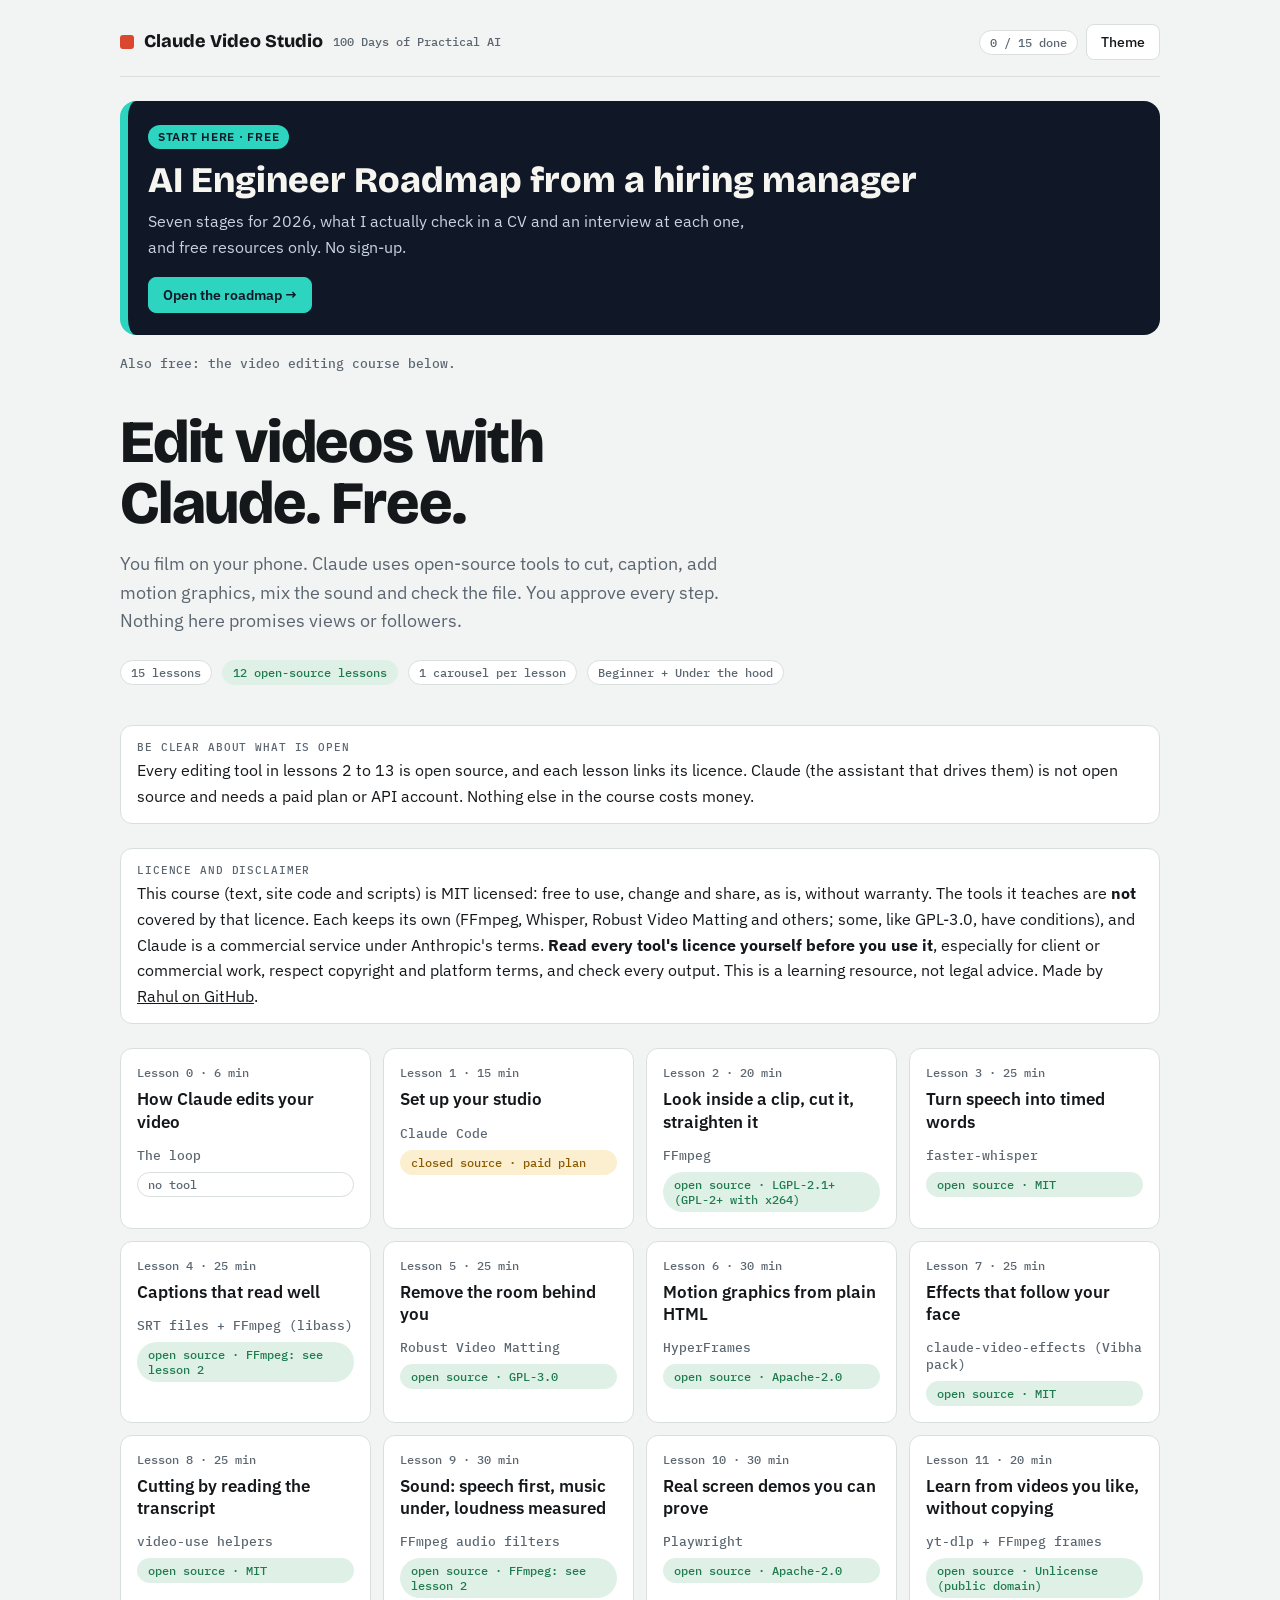
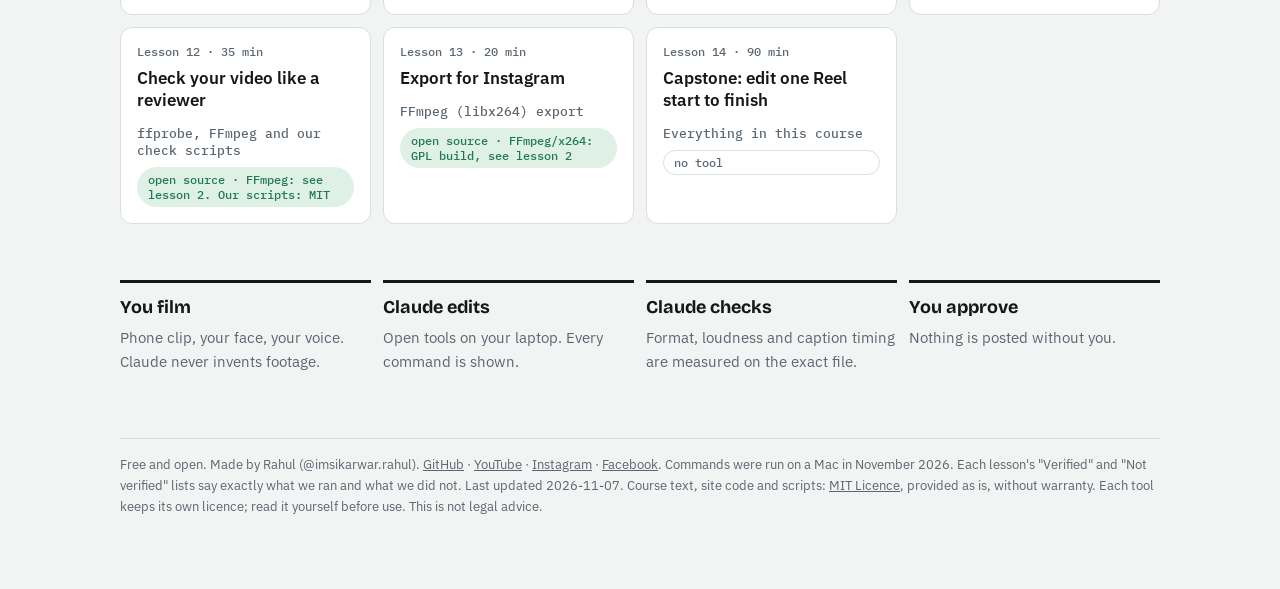
<file: index.html>
<!doctype html>
<html lang="en">
<head>
<meta charset="utf-8">
<meta name="viewport" content="width=device-width, initial-scale=1, viewport-fit=cover">
<title>Claude Video Studio: free course on editing video with Claude</title>
<meta name="description" content="A free beginner course. Learn the open-source tools Claude uses to cut, caption, mix and check a vertical video. Part of 100 Days of Practical AI.">
<meta property="og:title" content="Claude Video Studio">
<meta property="og:description" content="Free course: edit video with Claude and open-source tools. 15 lessons, real commands, and every lesson says what was not tested.">
<meta property="og:type" content="website">
<link rel="stylesheet" href="https://fonts.googleapis.com/css2?family=Bricolage+Grotesque:wght@600;800&family=IBM+Plex+Sans:wght@400;500;600&family=IBM+Plex+Mono:wght@400;500&display=swap">
<link rel="stylesheet" href="assets/style.css">
<style>
.start-here{margin:24px 0 0;background:#101827;color:#F7F5F0;border-radius:16px;padding:22px 20px;border-left:8px solid #2DD4BF}
.start-here .sh-kicker{display:inline-block;font:600 12px/1 var(--body);letter-spacing:.06em;text-transform:uppercase;background:#2DD4BF;color:#101827;padding:6px 10px;border-radius:99px}
.start-here h2{font:800 clamp(24px,4.4vw,36px)/1.12 var(--display);margin:12px 0 8px;color:#F7F5F0}
.start-here h2 a{text-decoration:none}
.start-here h2 a:hover{text-decoration:underline}
.start-here p{margin:0 0 16px;color:#C9D3E0;max-width:60ch}
.start-here .sh-btn{background:#2DD4BF;color:#101827;border-color:#2DD4BF;font-weight:600}
.start-here a:focus-visible{outline-color:#2DD4BF}
.sh-also{margin:20px 0 0;font:500 13px var(--mono);color:var(--muted)}
.start-here[hidden],.sh-also[hidden]{display:none}
</style>
</head>
<body>
<div class="wrap">
  <header class="bar">
    <a class="brand" href="#home"><i></i>Claude Video Studio <small>100 Days of Practical AI</small></a>
    <div class="bar-right"><span class="pill" id="prog"></span><button id="themeBtn" type="button">Theme</button></div>
  </header>
  <section class="start-here" id="startHere" aria-labelledby="startHereTitle">
    <span class="sh-kicker">Start here · free</span>
    <h2 id="startHereTitle"><a href="roadmap/">AI Engineer Roadmap from a hiring manager</a></h2>
    <p>Seven stages for 2026, what I actually check in a CV and an interview at each one, and free resources only. No sign-up.</p>
    <a class="btn sh-btn" href="roadmap/">Open the roadmap →</a>
  </section>
  <p class="sh-also" id="startHereAlso">Also free: the video editing course below.</p>
  <main id="app"></main>
  <footer class="foot" id="foot"></footer>
</div>
<div class="toast" id="toast" hidden></div>
<noscript>This course needs JavaScript to show lessons.</noscript>
<script src="lessons/00-meta.js"></script>
<script src="lessons/l00.js"></script><script src="lessons/l01.js"></script><script src="lessons/l02.js"></script>
<script src="lessons/l03.js"></script><script src="lessons/l04.js"></script><script src="lessons/l05.js"></script>
<script src="lessons/l06.js"></script><script src="lessons/l07.js"></script><script src="lessons/l08.js"></script>
<script src="lessons/l09.js"></script><script src="lessons/l10.js"></script><script src="lessons/l11.js"></script>
<script src="lessons/l12.js"></script><script src="lessons/l13.js"></script><script src="lessons/l14.js"></script>
<script src="assets/app.js"></script>
<script>
(function(){function sh(){var h=location.hash,home=!h||h==='#home';document.getElementById('startHere').hidden=!home;document.getElementById('startHereAlso').hidden=!home}sh();window.addEventListener('hashchange',sh)})();
</script>
</body>
</html>
</file>
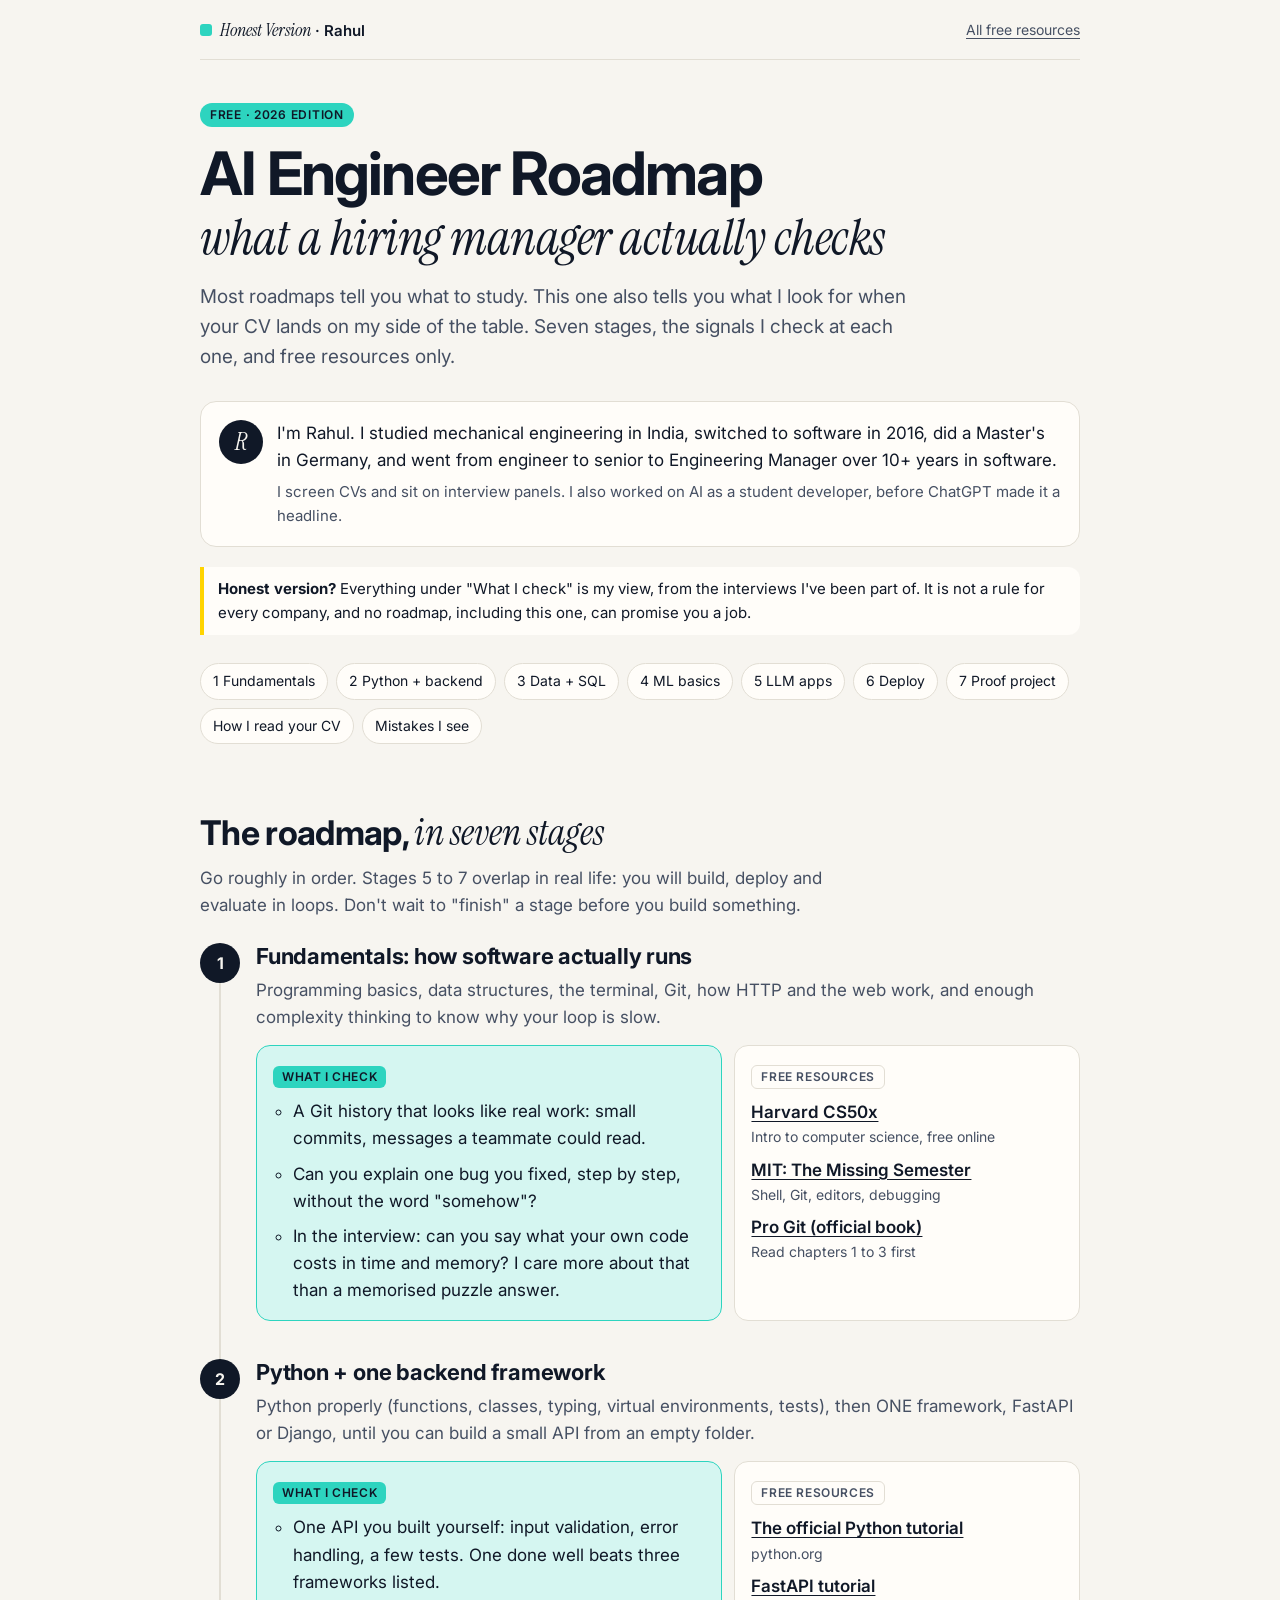
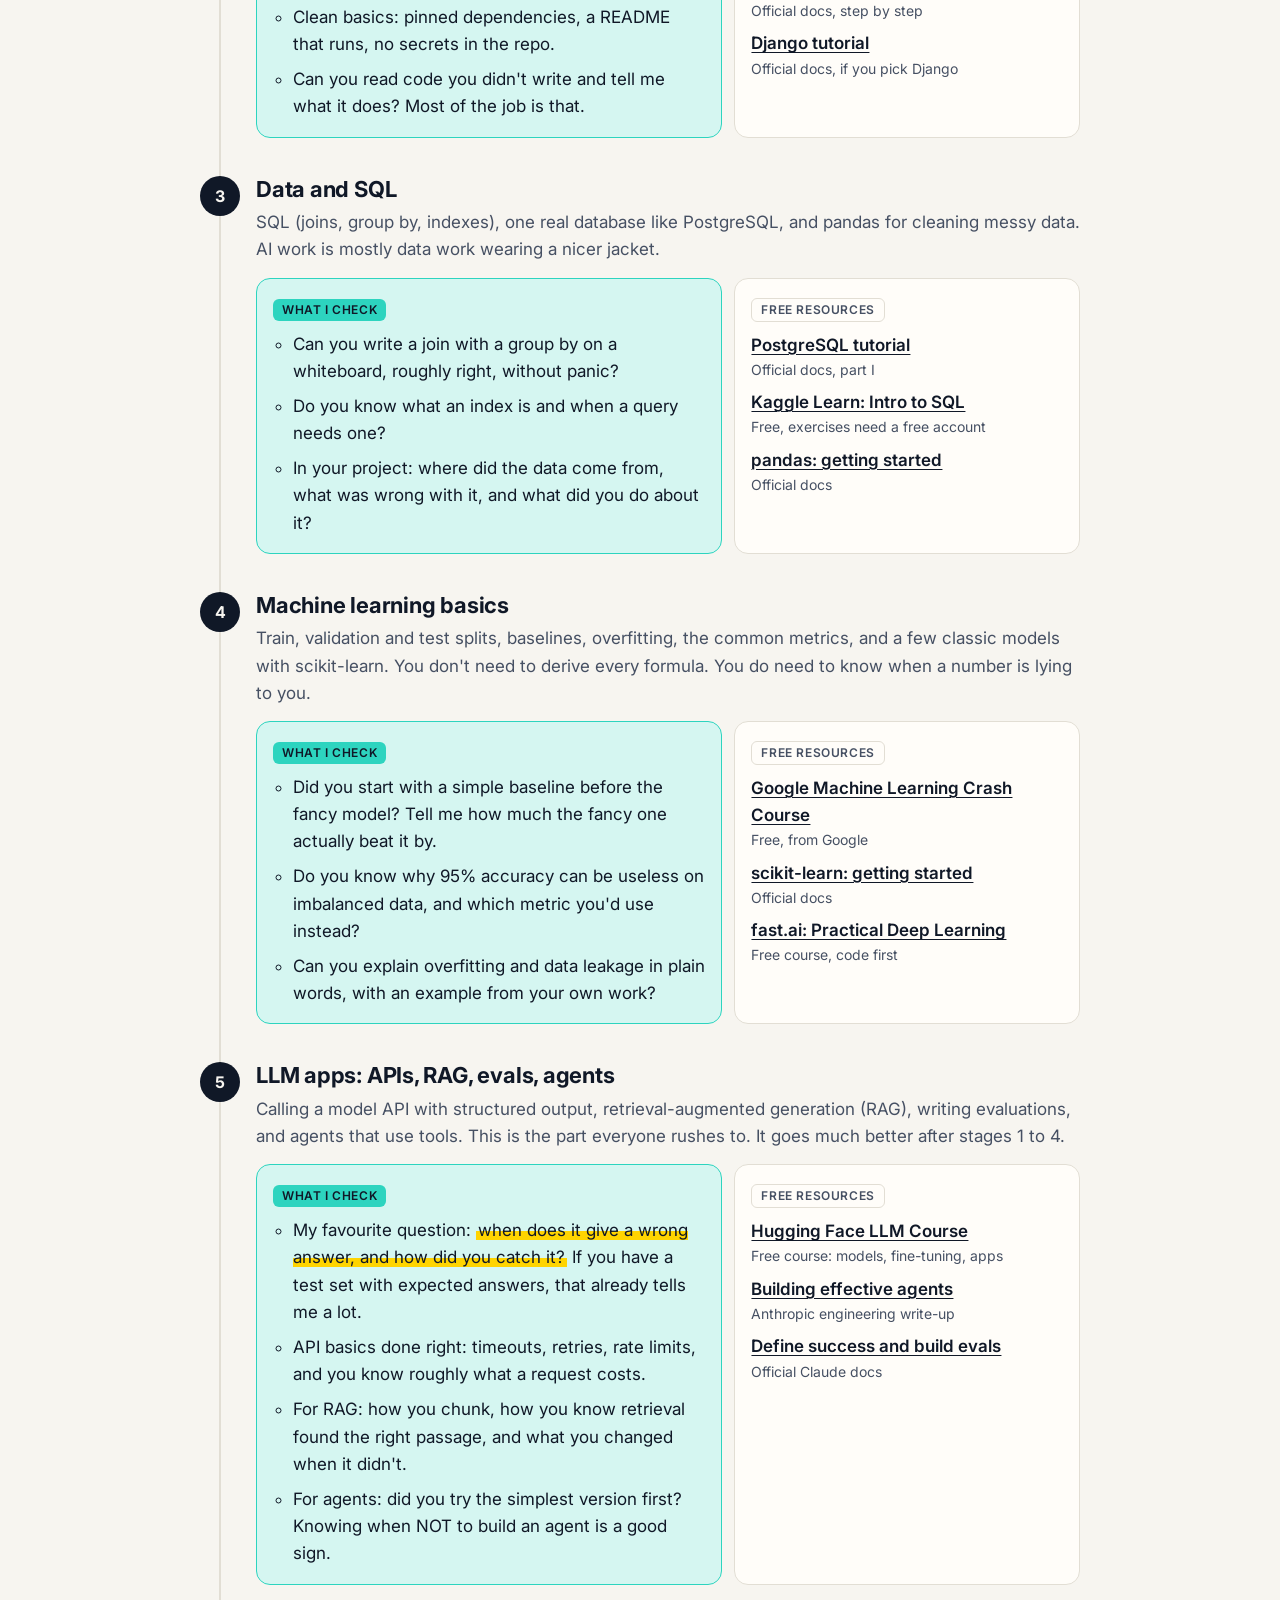
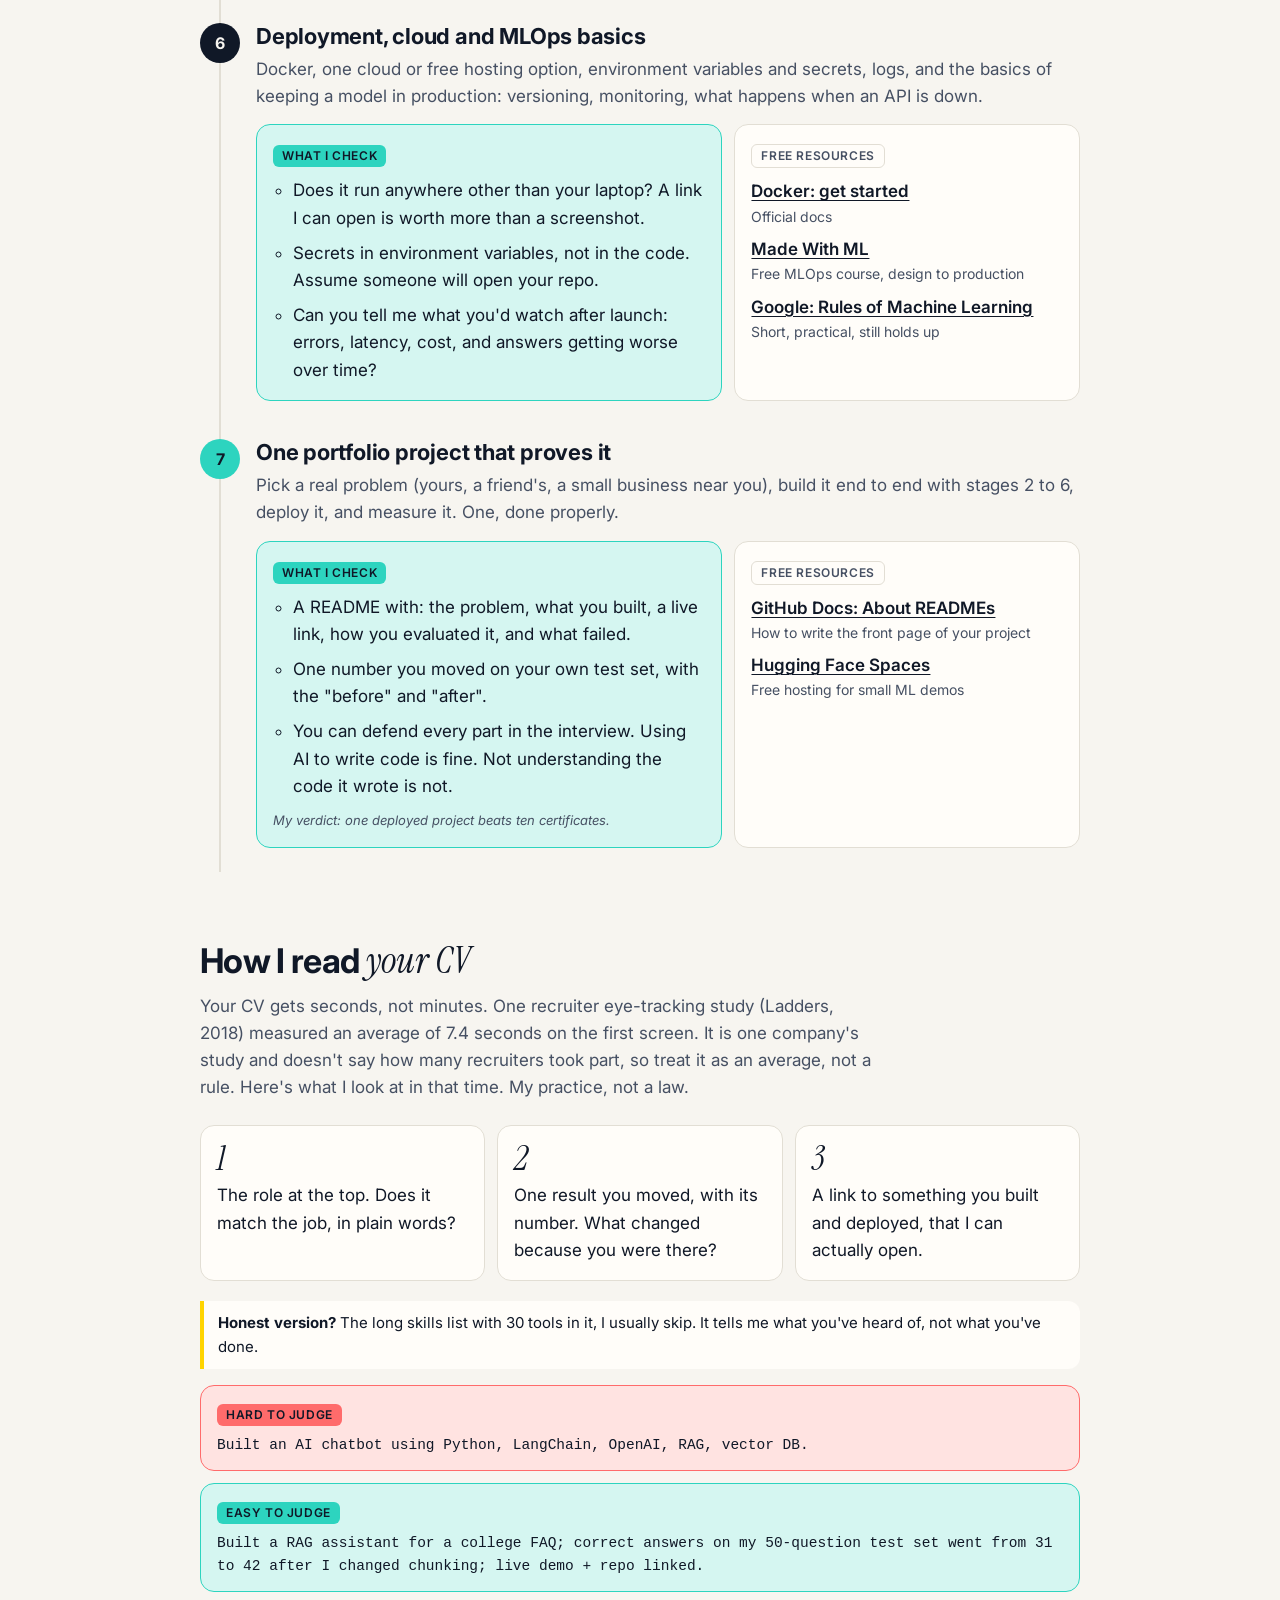
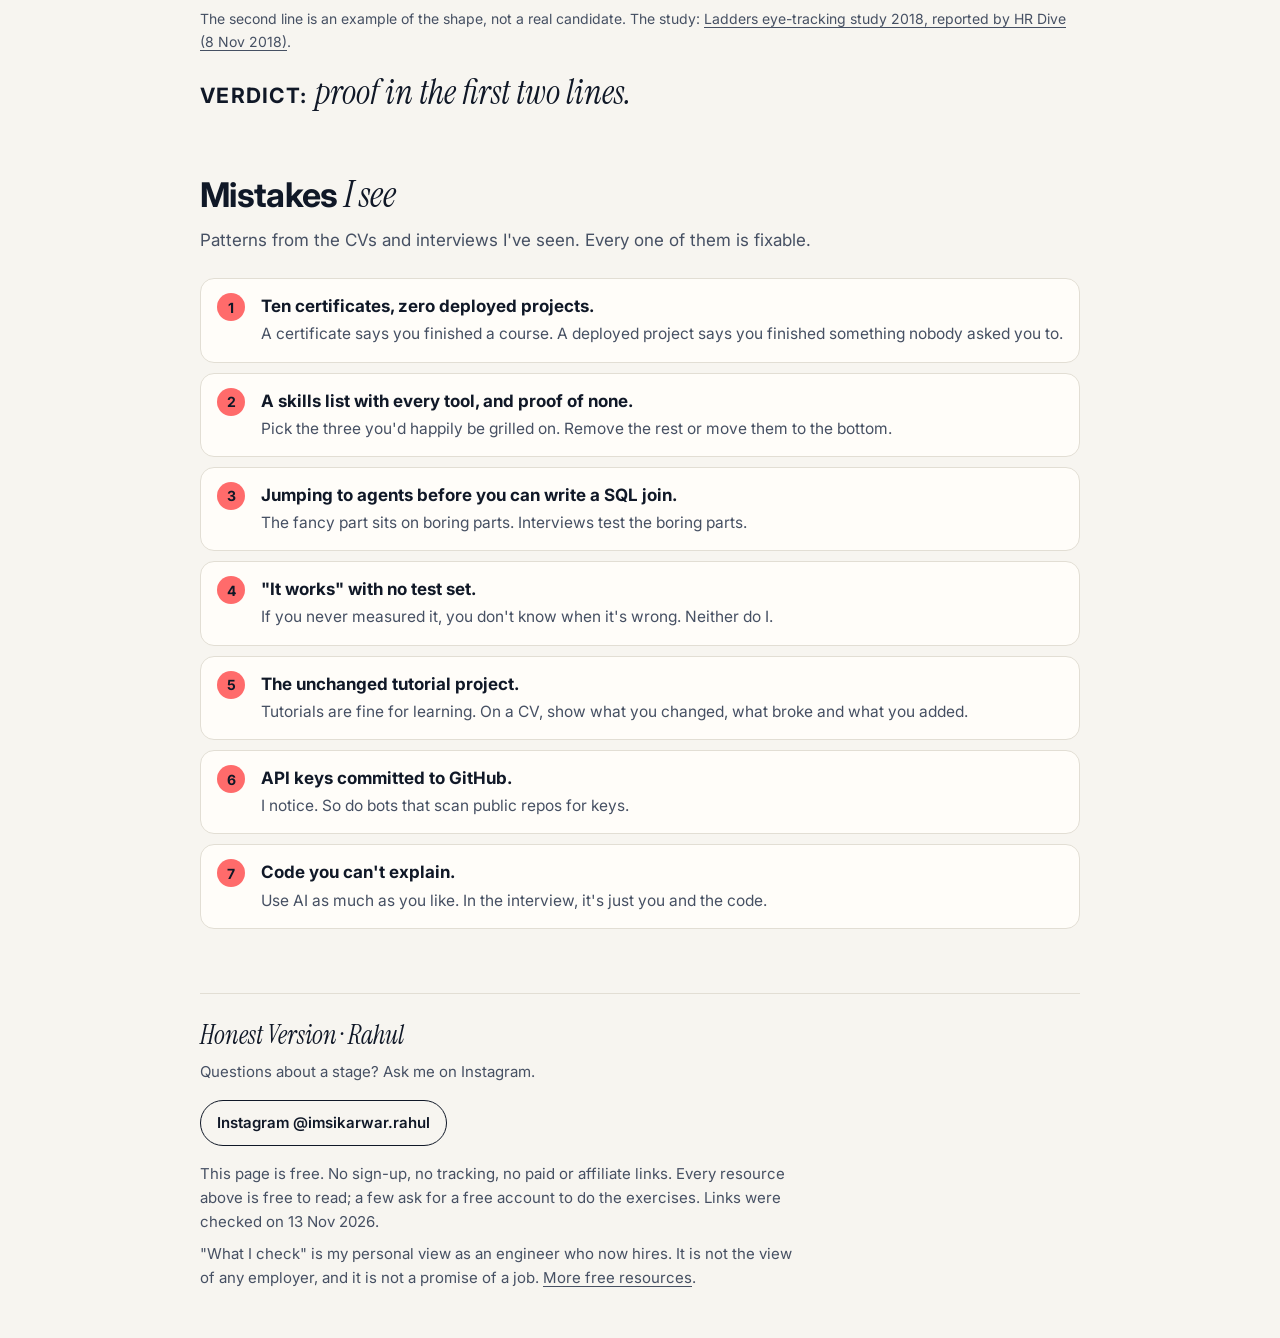
<file: roadmap/index.html>
<!doctype html>
<html lang="en">
<head>
<meta charset="utf-8">
<meta name="viewport" content="width=device-width, initial-scale=1, viewport-fit=cover">
<title>AI Engineer Roadmap</title>
<meta name="description" content="A free AI engineer roadmap for 2026, written by an Engineering Manager who screens CVs: 7 stages, what a hiring manager actually checks at each one, and free resources from official sources.">
<meta property="og:title" content="AI Engineer Roadmap: what a hiring manager actually checks">
<meta property="og:description" content="7 stages, the signals I look for in a CV and an interview, and free resources only. Honest Version, by Rahul.">
<meta property="og:type" content="article">
<meta name="color-scheme" content="light dark">
<link rel="preconnect" href="https://fonts.googleapis.com">
<link rel="preconnect" href="https://fonts.gstatic.com" crossorigin>
<link rel="stylesheet" href="https://fonts.googleapis.com/css2?family=Inter:wght@400;500;600;700&family=Instrument+Serif:ital@0;1&display=swap">
<style>
:root{
  --ground:#F7F5F0; --surface:#FFFDF9; --ink:#101827; --muted:#465063; --line:#E2DED4;
  --mint:#2DD4BF; --coral:#FF6B6B; --hi:#FFD400; --on-fill:#101827;
  --mint-soft:#D5F6F1; --coral-soft:#FFE3E1;
  --sans:'Inter',system-ui,-apple-system,'Segoe UI',sans-serif; --serif:'Instrument Serif',Georgia,serif;
  color-scheme:light;
}
@media (prefers-color-scheme:dark){:root:not([data-theme="light"]){
  --ground:#101827; --surface:#172133; --ink:#F7F5F0; --muted:#98A9BF; --line:#26324A;
  --mint-soft:#123A3C; --coral-soft:#3A2230; color-scheme:dark}}
:root[data-theme="dark"]{
  --ground:#101827; --surface:#172133; --ink:#F7F5F0; --muted:#98A9BF; --line:#26324A;
  --mint-soft:#123A3C; --coral-soft:#3A2230; color-scheme:dark}
*{box-sizing:border-box}
html{-webkit-text-size-adjust:100%;scroll-behavior:smooth}
@media (prefers-reduced-motion:reduce){html{scroll-behavior:auto}}
body{margin:0;background:var(--ground);color:var(--ink);font:400 17px/1.6 var(--sans);
  padding:0 max(16px,env(safe-area-inset-right,0px)) 0 max(16px,env(safe-area-inset-left,0px));overflow-wrap:break-word}
a{color:inherit;text-decoration-thickness:1px;text-underline-offset:3px}
a:hover{text-decoration-thickness:2px}
a:focus-visible,summary:focus-visible{outline:3px solid var(--mint);outline-offset:2px;border-radius:4px}
.skip{position:absolute;left:-9999px;top:8px;background:var(--ink);color:var(--ground);padding:8px 12px;border-radius:8px;z-index:9}
.skip:focus{left:16px}
.wrap{max-width:880px;margin:0 auto}
header.top{display:flex;justify-content:space-between;align-items:center;gap:12px;padding:16px 0;border-bottom:1px solid var(--line);flex-wrap:wrap}
.brand{font:600 15px/1.2 var(--sans);text-decoration:none;display:flex;align-items:center;gap:8px}
.brand i{width:12px;height:12px;border-radius:3px;background:var(--mint);display:inline-block}
.brand em{font:italic 400 18px var(--serif)}
.top nav a{font-size:14px;color:var(--muted)}
.hero{padding:40px 0 8px}
.kicker{display:inline-block;font:600 12px/1 var(--sans);letter-spacing:.06em;text-transform:uppercase;background:var(--mint);color:var(--on-fill);padding:6px 10px;border-radius:99px}
h1{font:700 clamp(36px,7vw,60px)/1.02 var(--sans);letter-spacing:-.03em;margin:16px 0 8px;text-wrap:balance}
h1 .s{display:block;font:italic 400 clamp(30px,5.6vw,50px)/1.1 var(--serif);letter-spacing:-.01em;margin-top:6px}
.lede{font-size:19px;color:var(--muted);max-width:60ch;margin:16px 0 0}
.mark{background:linear-gradient(transparent 55%,var(--hi) 55%);color:inherit;padding:0 2px}
:root[data-theme="dark"] .mark{background:var(--hi);color:#101827}
@media (prefers-color-scheme:dark){:root:not([data-theme="light"]) .mark{background:var(--hi);color:#101827}}
.who{display:grid;grid-template-columns:auto minmax(0,1fr);gap:14px;align-items:start;background:var(--surface);border:1px solid var(--line);border-radius:16px;padding:18px;margin:28px 0 0}
.who .av{width:44px;height:44px;border-radius:50%;background:var(--ink);color:var(--ground);display:grid;place-items:center;font:italic 400 24px var(--serif)}
.who p{margin:0}
.who p+p{margin-top:6px;color:var(--muted);font-size:15px}
.note{border-left:4px solid var(--hi);padding:10px 14px;margin:20px 0 0;background:var(--surface);border-radius:0 12px 12px 0;font-size:15px}
.jump{display:flex;flex-wrap:wrap;gap:8px;margin:28px 0 0;padding:0;list-style:none}
.jump a{display:inline-block;font-size:14px;text-decoration:none;border:1px solid var(--line);background:var(--surface);padding:6px 12px;border-radius:99px}
.jump a:hover{border-color:var(--ink)}
h2{font:700 clamp(26px,4.4vw,34px)/1.15 var(--sans);letter-spacing:-.02em;margin:0 0 8px;text-wrap:balance}
h2 em{font:italic 400 1.1em var(--serif);letter-spacing:0}
.sec{padding:56px 0 0}
.sec>p.sub{color:var(--muted);margin:0 0 24px;max-width:62ch}
/* roadmap timeline */
ol.road{list-style:none;margin:0;padding:0;position:relative}
ol.road::before{content:"";position:absolute;left:19px;top:8px;bottom:8px;width:2px;background:var(--line)}
.stage{position:relative;padding:0 0 32px 56px}
.stage .num{position:absolute;left:0;top:0;width:40px;height:40px;border-radius:50%;background:var(--ink);color:var(--ground);display:grid;place-items:center;font:700 16px var(--sans)}
.stage:last-child .num{background:var(--mint);color:var(--on-fill)}
.stage h3{font:700 22px/1.25 var(--sans);margin:6px 0 6px;letter-spacing:-.01em}
.stage .learn{margin:0 0 14px;color:var(--muted)}
.cols{display:grid;grid-template-columns:minmax(0,1fr);gap:12px}
@media (min-width:820px){.cols{grid-template-columns:minmax(0,1.35fr) minmax(0,1fr)}}
.card{background:var(--surface);border:1px solid var(--line);border-radius:14px;padding:16px}
.lab{display:inline-block;font:600 12px/1 var(--sans);letter-spacing:.05em;text-transform:uppercase;padding:5px 9px;border-radius:6px;margin:0 0 10px}
.lab.check{background:var(--mint);color:var(--on-fill)}
.lab.free{background:transparent;border:1px solid var(--line);color:var(--muted)}
.lab.miss{background:var(--coral);color:var(--on-fill)}
.card ul{margin:0;padding-left:20px}
.card li{margin:0 0 8px}
.card li:last-child{margin-bottom:0}
.res li{list-style:none;margin-left:-20px}
.res a{font-weight:600}
.res span{display:block;font-size:14px;color:var(--muted)}
.check-card{border-color:var(--mint);background:var(--mint-soft)}
.mine{font-size:13px;color:var(--muted);margin:10px 0 0;font-style:italic}
/* CV section */
.cv{display:grid;gap:12px;grid-template-columns:minmax(0,1fr)}
@media (min-width:820px){.cv{grid-template-columns:repeat(3,minmax(0,1fr))}}
.cv .card b.n{display:block;font:italic 400 34px/1 var(--serif);margin-bottom:6px}
.src{font-size:14px;color:var(--muted);margin:16px 0 0}
.lines{display:grid;gap:12px;margin:16px 0 0}
.line{border-radius:14px;padding:14px 16px;border:1px solid var(--line);background:var(--surface)}
.line .lab{margin-bottom:8px}
.line p{margin:0;font-family:ui-monospace,'SF Mono',Menlo,monospace;font-size:14.5px;line-height:1.55}
.line.weak{background:var(--coral-soft);border-color:var(--coral)}
.line.strong{background:var(--mint-soft);border-color:var(--mint)}
.verdict{margin:20px 0 0;font:italic 400 clamp(26px,4.6vw,34px)/1.2 var(--serif)}
.verdict b{font:700 .62em var(--sans);letter-spacing:.06em;text-transform:uppercase;vertical-align:middle;margin-right:8px}
/* mistakes */
ol.miss{list-style:none;padding:0;margin:0;display:grid;gap:10px;counter-reset:m}
ol.miss li{counter-increment:m;display:grid;grid-template-columns:32px minmax(0,1fr);gap:12px;background:var(--surface);border:1px solid var(--line);border-radius:14px;padding:14px 16px}
ol.miss li::before{content:counter(m);width:28px;height:28px;border-radius:50%;background:var(--coral);color:var(--on-fill);display:grid;place-items:center;font:700 14px var(--sans)}
ol.miss b{display:block}
ol.miss span{color:var(--muted);font-size:15.5px}
footer{margin:64px 0 0;padding:24px 0 40px;border-top:1px solid var(--line);font-size:15px;color:var(--muted)}
footer .sig{font:italic 400 26px var(--serif);color:var(--ink);margin:0 0 8px}
footer p{margin:0 0 8px;max-width:66ch}
.ig{display:inline-flex;align-items:center;gap:8px;font-weight:600;color:var(--ink);text-decoration:none;border:1px solid var(--ink);padding:10px 16px;border-radius:99px;margin:8px 0 16px}
.ig:hover{background:var(--ink);color:var(--ground)}
@media print{.jump,.skip{display:none}body{background:#fff}.stage{break-inside:avoid}}
</style>
</head>
<body>
<a class="skip" href="#main">Skip to the roadmap</a>
<div class="wrap">
<header class="top">
  <a class="brand" href="./"><i aria-hidden="true"></i><span><em>Honest Version</em> · Rahul</span></a>
  <nav aria-label="Site"><a href="../">All free resources</a></nav>
</header>

<main id="main">
<section class="hero" aria-labelledby="title">
  <span class="kicker">Free · 2026 edition</span>
  <h1 id="title">AI Engineer Roadmap <span class="s">what a hiring manager actually checks</span></h1>
  <p class="lede">Most roadmaps tell you what to study. This one also tells you what I look for when your CV lands on my side of the table. Seven stages, the signals I check at each one, and free resources only.</p>

  <div class="who">
    <div class="av" aria-hidden="true">R</div>
    <div>
      <p>I'm Rahul. I studied mechanical engineering in India, switched to software in 2016, did a Master's in Germany, and went from engineer to senior to Engineering Manager over 10+ years in software.</p>
      <p>I screen CVs and sit on interview panels. I also worked on AI as a student developer, before ChatGPT made it a headline.</p>
    </div>
  </div>

  <p class="note"><b>Honest version?</b> Everything under "What I check" is my view, from the interviews I've been part of. It is not a rule for every company, and no roadmap, including this one, can promise you a job.</p>

  <nav aria-label="Stages">
    <ul class="jump">
      <li><a href="#s1">1 Fundamentals</a></li>
      <li><a href="#s2">2 Python + backend</a></li>
      <li><a href="#s3">3 Data + SQL</a></li>
      <li><a href="#s4">4 ML basics</a></li>
      <li><a href="#s5">5 LLM apps</a></li>
      <li><a href="#s6">6 Deploy</a></li>
      <li><a href="#s7">7 Proof project</a></li>
      <li><a href="#cv">How I read your CV</a></li>
      <li><a href="#mistakes">Mistakes I see</a></li>
    </ul>
  </nav>
</section>

<section class="sec" aria-labelledby="road-h">
  <h2 id="road-h">The roadmap, <em>in seven stages</em></h2>
  <p class="sub">Go roughly in order. Stages 5 to 7 overlap in real life: you will build, deploy and evaluate in loops. Don't wait to "finish" a stage before you build something.</p>

  <ol class="road">
    <li class="stage" id="s1">
      <span class="num" aria-hidden="true">1</span>
      <h3>Fundamentals: how software actually runs</h3>
      <p class="learn">Programming basics, data structures, the terminal, Git, how HTTP and the web work, and enough complexity thinking to know why your loop is slow.</p>
      <div class="cols">
        <div class="card check-card">
          <span class="lab check">What I check</span>
          <ul>
            <li>A Git history that looks like real work: small commits, messages a teammate could read.</li>
            <li>Can you explain one bug you fixed, step by step, without the word "somehow"?</li>
            <li>In the interview: can you say what your own code costs in time and memory? I care more about that than a memorised puzzle answer.</li>
          </ul>
        </div>
        <div class="card">
          <span class="lab free">Free resources</span>
          <ul class="res">
            <li><a href="https://cs50.harvard.edu/x/" rel="noopener">Harvard CS50x</a><span>Intro to computer science, free online</span></li>
            <li><a href="https://missing.csail.mit.edu/" rel="noopener">MIT: The Missing Semester</a><span>Shell, Git, editors, debugging</span></li>
            <li><a href="https://git-scm.com/book/en/v2" rel="noopener">Pro Git (official book)</a><span>Read chapters 1 to 3 first</span></li>
          </ul>
        </div>
      </div>
    </li>

    <li class="stage" id="s2">
      <span class="num" aria-hidden="true">2</span>
      <h3>Python + one backend framework</h3>
      <p class="learn">Python properly (functions, classes, typing, virtual environments, tests), then ONE framework, FastAPI or Django, until you can build a small API from an empty folder.</p>
      <div class="cols">
        <div class="card check-card">
          <span class="lab check">What I check</span>
          <ul>
            <li>One API you built yourself: input validation, error handling, a few tests. One done well beats three frameworks listed.</li>
            <li>Clean basics: pinned dependencies, a README that runs, no secrets in the repo.</li>
            <li>Can you read code you didn't write and tell me what it does? Most of the job is that.</li>
          </ul>
        </div>
        <div class="card">
          <span class="lab free">Free resources</span>
          <ul class="res">
            <li><a href="https://docs.python.org/3/tutorial/" rel="noopener">The official Python tutorial</a><span>python.org</span></li>
            <li><a href="https://fastapi.tiangolo.com/tutorial/" rel="noopener">FastAPI tutorial</a><span>Official docs, step by step</span></li>
            <li><a href="https://docs.djangoproject.com/en/stable/intro/tutorial01/" rel="noopener">Django tutorial</a><span>Official docs, if you pick Django</span></li>
          </ul>
        </div>
      </div>
    </li>

    <li class="stage" id="s3">
      <span class="num" aria-hidden="true">3</span>
      <h3>Data and SQL</h3>
      <p class="learn">SQL (joins, group by, indexes), one real database like PostgreSQL, and pandas for cleaning messy data. AI work is mostly data work wearing a nicer jacket.</p>
      <div class="cols">
        <div class="card check-card">
          <span class="lab check">What I check</span>
          <ul>
            <li>Can you write a join with a group by on a whiteboard, roughly right, without panic?</li>
            <li>Do you know what an index is and when a query needs one?</li>
            <li>In your project: where did the data come from, what was wrong with it, and what did you do about it?</li>
          </ul>
        </div>
        <div class="card">
          <span class="lab free">Free resources</span>
          <ul class="res">
            <li><a href="https://www.postgresql.org/docs/current/tutorial.html" rel="noopener">PostgreSQL tutorial</a><span>Official docs, part I</span></li>
            <li><a href="https://www.kaggle.com/learn/intro-to-sql" rel="noopener">Kaggle Learn: Intro to SQL</a><span>Free, exercises need a free account</span></li>
            <li><a href="https://pandas.pydata.org/docs/getting_started/index.html" rel="noopener">pandas: getting started</a><span>Official docs</span></li>
          </ul>
        </div>
      </div>
    </li>

    <li class="stage" id="s4">
      <span class="num" aria-hidden="true">4</span>
      <h3>Machine learning basics</h3>
      <p class="learn">Train, validation and test splits, baselines, overfitting, the common metrics, and a few classic models with scikit-learn. You don't need to derive every formula. You do need to know when a number is lying to you.</p>
      <div class="cols">
        <div class="card check-card">
          <span class="lab check">What I check</span>
          <ul>
            <li>Did you start with a simple baseline before the fancy model? Tell me how much the fancy one actually beat it by.</li>
            <li>Do you know why 95% accuracy can be useless on imbalanced data, and which metric you'd use instead?</li>
            <li>Can you explain overfitting and data leakage in plain words, with an example from your own work?</li>
          </ul>
        </div>
        <div class="card">
          <span class="lab free">Free resources</span>
          <ul class="res">
            <li><a href="https://developers.google.com/machine-learning/crash-course" rel="noopener">Google Machine Learning Crash Course</a><span>Free, from Google</span></li>
            <li><a href="https://scikit-learn.org/stable/getting_started.html" rel="noopener">scikit-learn: getting started</a><span>Official docs</span></li>
            <li><a href="https://course.fast.ai/" rel="noopener">fast.ai: Practical Deep Learning</a><span>Free course, code first</span></li>
          </ul>
        </div>
      </div>
    </li>

    <li class="stage" id="s5">
      <span class="num" aria-hidden="true">5</span>
      <h3>LLM apps: APIs, RAG, evals, agents</h3>
      <p class="learn">Calling a model API with structured output, retrieval-augmented generation (RAG), writing evaluations, and agents that use tools. This is the part everyone rushes to. It goes much better after stages 1 to 4.</p>
      <div class="cols">
        <div class="card check-card">
          <span class="lab check">What I check</span>
          <ul>
            <li>My favourite question: <span class="mark">when does it give a wrong answer, and how did you catch it?</span> If you have a test set with expected answers, that already tells me a lot.</li>
            <li>API basics done right: timeouts, retries, rate limits, and you know roughly what a request costs.</li>
            <li>For RAG: how you chunk, how you know retrieval found the right passage, and what you changed when it didn't.</li>
            <li>For agents: did you try the simplest version first? Knowing when NOT to build an agent is a good sign.</li>
          </ul>
        </div>
        <div class="card">
          <span class="lab free">Free resources</span>
          <ul class="res">
            <li><a href="https://huggingface.co/learn/llm-course" rel="noopener">Hugging Face LLM Course</a><span>Free course: models, fine-tuning, apps</span></li>
            <li><a href="https://www.anthropic.com/research/building-effective-agents" rel="noopener">Building effective agents</a><span>Anthropic engineering write-up</span></li>
            <li><a href="https://platform.claude.com/docs/en/test-and-evaluate/develop-tests" rel="noopener">Define success and build evals</a><span>Official Claude docs</span></li>
          </ul>
        </div>
      </div>
    </li>

    <li class="stage" id="s6">
      <span class="num" aria-hidden="true">6</span>
      <h3>Deployment, cloud and MLOps basics</h3>
      <p class="learn">Docker, one cloud or free hosting option, environment variables and secrets, logs, and the basics of keeping a model in production: versioning, monitoring, what happens when an API is down.</p>
      <div class="cols">
        <div class="card check-card">
          <span class="lab check">What I check</span>
          <ul>
            <li>Does it run anywhere other than your laptop? A link I can open is worth more than a screenshot.</li>
            <li>Secrets in environment variables, not in the code. Assume someone will open your repo.</li>
            <li>Can you tell me what you'd watch after launch: errors, latency, cost, and answers getting worse over time?</li>
          </ul>
        </div>
        <div class="card">
          <span class="lab free">Free resources</span>
          <ul class="res">
            <li><a href="https://docs.docker.com/get-started/" rel="noopener">Docker: get started</a><span>Official docs</span></li>
            <li><a href="https://madewithml.com/" rel="noopener">Made With ML</a><span>Free MLOps course, design to production</span></li>
            <li><a href="https://developers.google.com/machine-learning/guides/rules-of-ml" rel="noopener">Google: Rules of Machine Learning</a><span>Short, practical, still holds up</span></li>
          </ul>
        </div>
      </div>
    </li>

    <li class="stage" id="s7">
      <span class="num" aria-hidden="true">7</span>
      <h3>One portfolio project that proves it</h3>
      <p class="learn">Pick a real problem (yours, a friend's, a small business near you), build it end to end with stages 2 to 6, deploy it, and measure it. One, done properly.</p>
      <div class="cols">
        <div class="card check-card">
          <span class="lab check">What I check</span>
          <ul>
            <li>A README with: the problem, what you built, a live link, how you evaluated it, and what failed.</li>
            <li>One number you moved on your own test set, with the "before" and "after".</li>
            <li>You can defend every part in the interview. Using AI to write code is fine. Not understanding the code it wrote is not.</li>
          </ul>
          <p class="mine">My verdict: one deployed project beats ten certificates.</p>
        </div>
        <div class="card">
          <span class="lab free">Free resources</span>
          <ul class="res">
            <li><a href="https://docs.github.com/en/repositories/managing-your-repositorys-settings-and-features/customizing-your-repository/about-readmes" rel="noopener">GitHub Docs: About READMEs</a><span>How to write the front page of your project</span></li>
            <li><a href="https://huggingface.co/docs/hub/spaces" rel="noopener">Hugging Face Spaces</a><span>Free hosting for small ML demos</span></li>
          </ul>
        </div>
      </div>
    </li>
  </ol>
</section>

<section class="sec" id="cv" aria-labelledby="cv-h">
  <h2 id="cv-h">How I read <em>your CV</em></h2>
  <p class="sub">Your CV gets seconds, not minutes. One recruiter eye-tracking study (Ladders, 2018) measured an average of 7.4 seconds on the first screen. It is one company's study and doesn't say how many recruiters took part, so treat it as an average, not a rule. Here's what I look at in that time. My practice, not a law.</p>
  <div class="cv">
    <div class="card"><b class="n">1</b>The role at the top. Does it match the job, in plain words?</div>
    <div class="card"><b class="n">2</b>One result you moved, with its number. What changed because you were there?</div>
    <div class="card"><b class="n">3</b>A link to something you built and deployed, that I can actually open.</div>
  </div>
  <p class="note"><b>Honest version?</b> The long skills list with 30 tools in it, I usually skip. It tells me what you've heard of, not what you've done.</p>

  <div class="lines">
    <div class="line weak"><span class="lab miss">Hard to judge</span><p>Built an AI chatbot using Python, LangChain, OpenAI, RAG, vector DB.</p></div>
    <div class="line strong"><span class="lab check">Easy to judge</span><p>Built a RAG assistant for a college FAQ; correct answers on my 50-question test set went from 31 to 42 after I changed chunking; live demo + repo linked.</p></div>
  </div>
  <p class="src">The second line is an example of the shape, not a real candidate. The study: <a href="https://www.hrdive.com/news/eye-tracking-study-shows-recruiters-look-at-resumes-for-7-seconds/541582/" rel="noopener">Ladders eye-tracking study 2018, reported by HR Dive (8 Nov 2018)</a>.</p>
  <p class="verdict"><b>Verdict:</b>proof in the first two lines.</p>
</section>

<section class="sec" id="mistakes" aria-labelledby="mis-h">
  <h2 id="mis-h">Mistakes <em>I see</em></h2>
  <p class="sub">Patterns from the CVs and interviews I've seen. Every one of them is fixable.</p>
  <ol class="miss">
    <li><div><b>Ten certificates, zero deployed projects.</b><span>A certificate says you finished a course. A deployed project says you finished something nobody asked you to.</span></div></li>
    <li><div><b>A skills list with every tool, and proof of none.</b><span>Pick the three you'd happily be grilled on. Remove the rest or move them to the bottom.</span></div></li>
    <li><div><b>Jumping to agents before you can write a SQL join.</b><span>The fancy part sits on boring parts. Interviews test the boring parts.</span></div></li>
    <li><div><b>"It works" with no test set.</b><span>If you never measured it, you don't know when it's wrong. Neither do I.</span></div></li>
    <li><div><b>The unchanged tutorial project.</b><span>Tutorials are fine for learning. On a CV, show what you changed, what broke and what you added.</span></div></li>
    <li><div><b>API keys committed to GitHub.</b><span>I notice. So do bots that scan public repos for keys.</span></div></li>
    <li><div><b>Code you can't explain.</b><span>Use AI as much as you like. In the interview, it's just you and the code.</span></div></li>
  </ol>
</section>
</main>

<footer>
  <p class="sig">Honest Version · Rahul</p>
  <p>Questions about a stage? Ask me on Instagram.</p>
  <a class="ig" href="https://www.instagram.com/imsikarwar.rahul/" rel="noopener">Instagram @imsikarwar.rahul</a>
  <p>This page is free. No sign-up, no tracking, no paid or affiliate links. Every resource above is free to read; a few ask for a free account to do the exercises. Links were checked on 13 Nov 2026.</p>
  <p>"What I check" is my personal view as an engineer who now hires. It is not the view of any employer, and it is not a promise of a job. <a href="../">More free resources</a>.</p>
</footer>
</div>
</body>
</html>
</file>
<file: assets/style.css>
/* Layout: sticky top bar, hash-routed views (course map / lesson), 4:5 carousel strip per lesson. Ink + coral, open-source green as the one status colour. */
:root{
  --bg:#f2f4f3; --surface:#ffffff; --ink:#15181b; --muted:#5b6670; --line:#d9dfdc;
  --accent:#d9482f; --accent-ink:#ffffff; --os:#1f7a4d; --os-bg:#dff1e7; --warn:#8a5a00; --warn-bg:#fbefd0;
  --code-bg:#15181b; --code-ink:#e8ece9;
  --display:'Bricolage Grotesque',system-ui,sans-serif; --body:'IBM Plex Sans',system-ui,sans-serif; --mono:'IBM Plex Mono',ui-monospace,monospace;
}
@media (prefers-color-scheme:dark){:root:not([data-theme="light"]){
  --bg:#0f1214; --surface:#171b1e; --ink:#eef1ef; --muted:#9aa5ad; --line:#2a3135;
  --accent:#ff6a4d; --accent-ink:#15181b; --os:#6fd39d; --os-bg:#173226; --warn:#f0c26a; --warn-bg:#352a10;
  --code-bg:#0a0c0d; --code-ink:#e8ece9; color-scheme:dark}}
:root[data-theme="dark"]{
  --bg:#0f1214; --surface:#171b1e; --ink:#eef1ef; --muted:#9aa5ad; --line:#2a3135;
  --accent:#ff6a4d; --accent-ink:#15181b; --os:#6fd39d; --os-bg:#173226; --warn:#f0c26a; --warn-bg:#352a10;
  --code-bg:#0a0c0d; --code-ink:#e8ece9; color-scheme:dark}
*{box-sizing:border-box}
body{background:var(--bg);color:var(--ink);font:400 16px/1.6 var(--body);padding-left:max(16px,env(safe-area-inset-left,0px));padding-right:max(16px,env(safe-area-inset-right,0px));padding-block:0 64px}
a{color:inherit}
.wrap{max-width:1040px;margin:0 auto}
header.bar{display:flex;align-items:center;justify-content:space-between;gap:12px;padding:16px 0;border-bottom:1px solid var(--line);flex-wrap:wrap}
.brand{font:800 18px/1.1 var(--display);text-decoration:none;display:flex;gap:10px;align-items:center}
.brand i{width:14px;height:14px;background:var(--accent);display:inline-block;border-radius:3px}
.brand small{font:500 12px var(--mono);color:var(--muted);font-weight:500}
.bar-right{display:flex;gap:8px;align-items:center}
button,.btn{font:500 14px var(--body);border:1px solid var(--line);background:var(--surface);color:var(--ink);padding:8px 14px;border-radius:8px;cursor:pointer;text-decoration:none;display:inline-flex;align-items:center;gap:6px}
button:hover,.btn:hover{border-color:var(--ink)}
button:focus-visible,a:focus-visible,input:focus-visible{outline:2px solid var(--accent);outline-offset:2px}
.btn.primary{background:var(--accent);color:var(--accent-ink);border-color:var(--accent);font-weight:600}
.preview-note{background:var(--warn-bg);color:var(--warn);font-size:13px;padding:8px 12px;border-radius:8px;margin-top:16px}
h1{font:800 clamp(34px,6vw,60px)/1.02 var(--display);letter-spacing:-.02em;margin:40px 0 16px;text-wrap:balance;max-width:16ch}
h2{font:800 26px/1.15 var(--display);margin:0 0 12px;text-wrap:balance}
h3{font:600 17px/1.3 var(--body);margin:0 0 6px}
.lede{font-size:18px;color:var(--muted);max-width:56ch;margin:0 0 24px}
.stats{display:flex;gap:10px;flex-wrap:wrap;margin:0 0 40px}
.pill{font:500 12px var(--mono);padding:4px 10px;border-radius:99px;border:1px solid var(--line);color:var(--muted);background:var(--surface)}
.pill.os{background:var(--os-bg);color:var(--os);border-color:transparent}
.pill.closed{background:var(--warn-bg);color:var(--warn);border-color:transparent}
.map{display:grid;grid-template-columns:repeat(auto-fill,minmax(250px,1fr));gap:12px}
.card{background:var(--surface);border:1px solid var(--line);border-radius:12px;padding:16px;text-decoration:none;display:flex;flex-direction:column;gap:8px;min-width:0}
.card.live:hover{border-color:var(--accent)}
.card.soon{opacity:.62}
.card .n{font:500 12px var(--mono);color:var(--muted);display:flex;justify-content:space-between;align-items:center;gap:8px}
.card .tool{font:500 13px var(--mono);color:var(--muted)}
.how{margin:56px 0 0;display:grid;gap:12px;grid-template-columns:repeat(auto-fit,minmax(220px,1fr))}
.how div{border-top:3px solid var(--ink);padding-top:10px}
.how b{font-family:var(--display);font-size:18px}
.how p{margin:4px 0 0;color:var(--muted);font-size:15px}
/* lesson */
.crumb{margin:24px 0 0;font:500 13px var(--mono);color:var(--muted)}
.lesson-head{margin:8px 0 24px}
.lesson-head h1{font-size:clamp(30px,5vw,48px);margin:8px 0 12px;max-width:22ch}
.meta{display:flex;gap:8px;flex-wrap:wrap;align-items:center}
.tabs{display:flex;gap:4px;border-bottom:1px solid var(--line);margin:24px 0}
.tabs button{border:0;border-bottom:3px solid transparent;border-radius:0;background:none;padding:10px 14px;color:var(--muted);font-weight:600}
.tabs button[aria-selected="true"]{color:var(--ink);border-bottom-color:var(--accent)}
.grid2{display:grid;grid-template-columns:minmax(0,1fr);gap:24px}
@media(min-width:900px){.grid2{grid-template-columns:minmax(0,1fr) 300px}}
.prose{max-width:66ch}
.prose p{margin:0 0 14px}
.step{display:grid;grid-template-columns:32px minmax(0,1fr);gap:12px;margin:0 0 20px}
.step .num{width:32px;height:32px;border-radius:50%;background:var(--ink);color:var(--bg);display:grid;place-items:center;font:600 14px var(--mono)}
.step p{margin:0 0 8px}
.prompt{background:var(--code-bg);color:var(--code-ink);border-radius:10px;padding:12px 14px;font:400 14px/1.5 var(--mono);position:relative;white-space:pre-wrap;overflow-wrap:anywhere}
.prompt .tag{display:block;font:500 11px var(--mono);letter-spacing:.08em;text-transform:uppercase;color:#9aa5ad;margin-bottom:6px}
.prompt button{position:absolute;top:8px;right:8px;padding:4px 10px;font-size:12px;background:#2a3135;color:#e8ece9;border-color:#3a4349}
.prompt pre{margin:0;font:inherit;white-space:pre-wrap;overflow-wrap:anywhere;padding-right:60px}
.box{border:1px solid var(--line);background:var(--surface);border-radius:12px;padding:14px 16px;margin:0 0 16px}
.box.mistake{border-left:4px solid var(--accent)}
.box.check{border-left:4px solid var(--os)}
.box .lab{font:500 11px var(--mono);letter-spacing:.08em;text-transform:uppercase;color:var(--muted);margin-bottom:4px}
.side{display:flex;flex-direction:column;gap:12px;align-self:start}
.side .box{margin:0}
.side label{display:flex;gap:8px;align-items:flex-start;font-size:14px;margin:6px 0;cursor:pointer}
table.t{width:100%;border-collapse:collapse;font-size:14px}
.t th,.t td{text-align:left;padding:6px 8px;border-bottom:1px solid var(--line);vertical-align:top}
.t th{font:500 11px var(--mono);letter-spacing:.06em;text-transform:uppercase;color:var(--muted)}
.scroll{overflow-x:auto}
/* carousel */
.car-title{margin:40px 0 4px}
.strip{display:flex;gap:12px;overflow-x:auto;padding:4px 0 12px;scroll-snap-type:x mandatory}
.slide{flex:0 0 min(240px,72vw);aspect-ratio:4/5;border-radius:12px;padding:16px;display:flex;flex-direction:column;justify-content:space-between;scroll-snap-align:start;background:#15181b;color:#f3f1ec;border:1px solid #2a3135}
.slide.hot{background:#d9482f;color:#15181b}
.slide .k{font:500 11px var(--mono);letter-spacing:.08em;text-transform:uppercase;opacity:.75}
.slide .big{font:800 24px/1.05 var(--display);text-wrap:balance}
.slide .sm{font-size:13px;line-height:1.4;opacity:.9}
.slide .pg{font:500 11px var(--mono);opacity:.6}
.foot{margin-top:64px;padding-top:16px;border-top:1px solid var(--line);color:var(--muted);font-size:13px}
.toast{position:fixed;left:50%;bottom:20px;transform:translateX(-50%);background:var(--ink);color:var(--bg);padding:8px 14px;border-radius:8px;font-size:14px}
@media (prefers-reduced-motion:no-preference){.card{transition:border-color .15s}}
body{background:var(--bg)}
.status{font:500 12px var(--mono);padding:4px 10px;border-radius:99px}
.status.tested{background:var(--os-bg);color:var(--os)}
.status.partial{background:var(--warn-bg);color:var(--warn)}
.status.pending{background:var(--warn-bg);color:var(--warn)}
.out{background:var(--code-bg);color:#b9e6cd;border-radius:10px;padding:12px 14px;font:400 13px/1.5 var(--mono);margin:0 0 14px;overflow-x:auto}
.out .tag{display:block;font:500 11px var(--mono);letter-spacing:.08em;text-transform:uppercase;color:#9aa5ad;margin-bottom:6px}
.out pre{margin:0;font:inherit;white-space:pre}
code{font:500 .9em var(--mono);background:var(--code-chip,rgba(127,127,127,.15));padding:1px 5px;border-radius:4px}
.list{margin:0 0 14px;padding-left:20px}
.list li{margin:4px 0}
.vlist{margin:0;padding-left:18px;font-size:14px}
.vlist li{margin:3px 0}
.srcs a{color:var(--accent)}
.nav{display:flex;justify-content:space-between;gap:12px;margin:32px 0 0;flex-wrap:wrap}
.pillrow{display:flex;gap:8px;flex-wrap:wrap}

.box.why{border-left:4px solid var(--warn)}
.quiz details{border-top:1px solid var(--line);padding:8px 0}
.quiz details:first-of-type{border-top:0}
.quiz summary{cursor:pointer;font-weight:600}
.quiz details p{margin:8px 0 0;color:var(--muted)}
</file>
